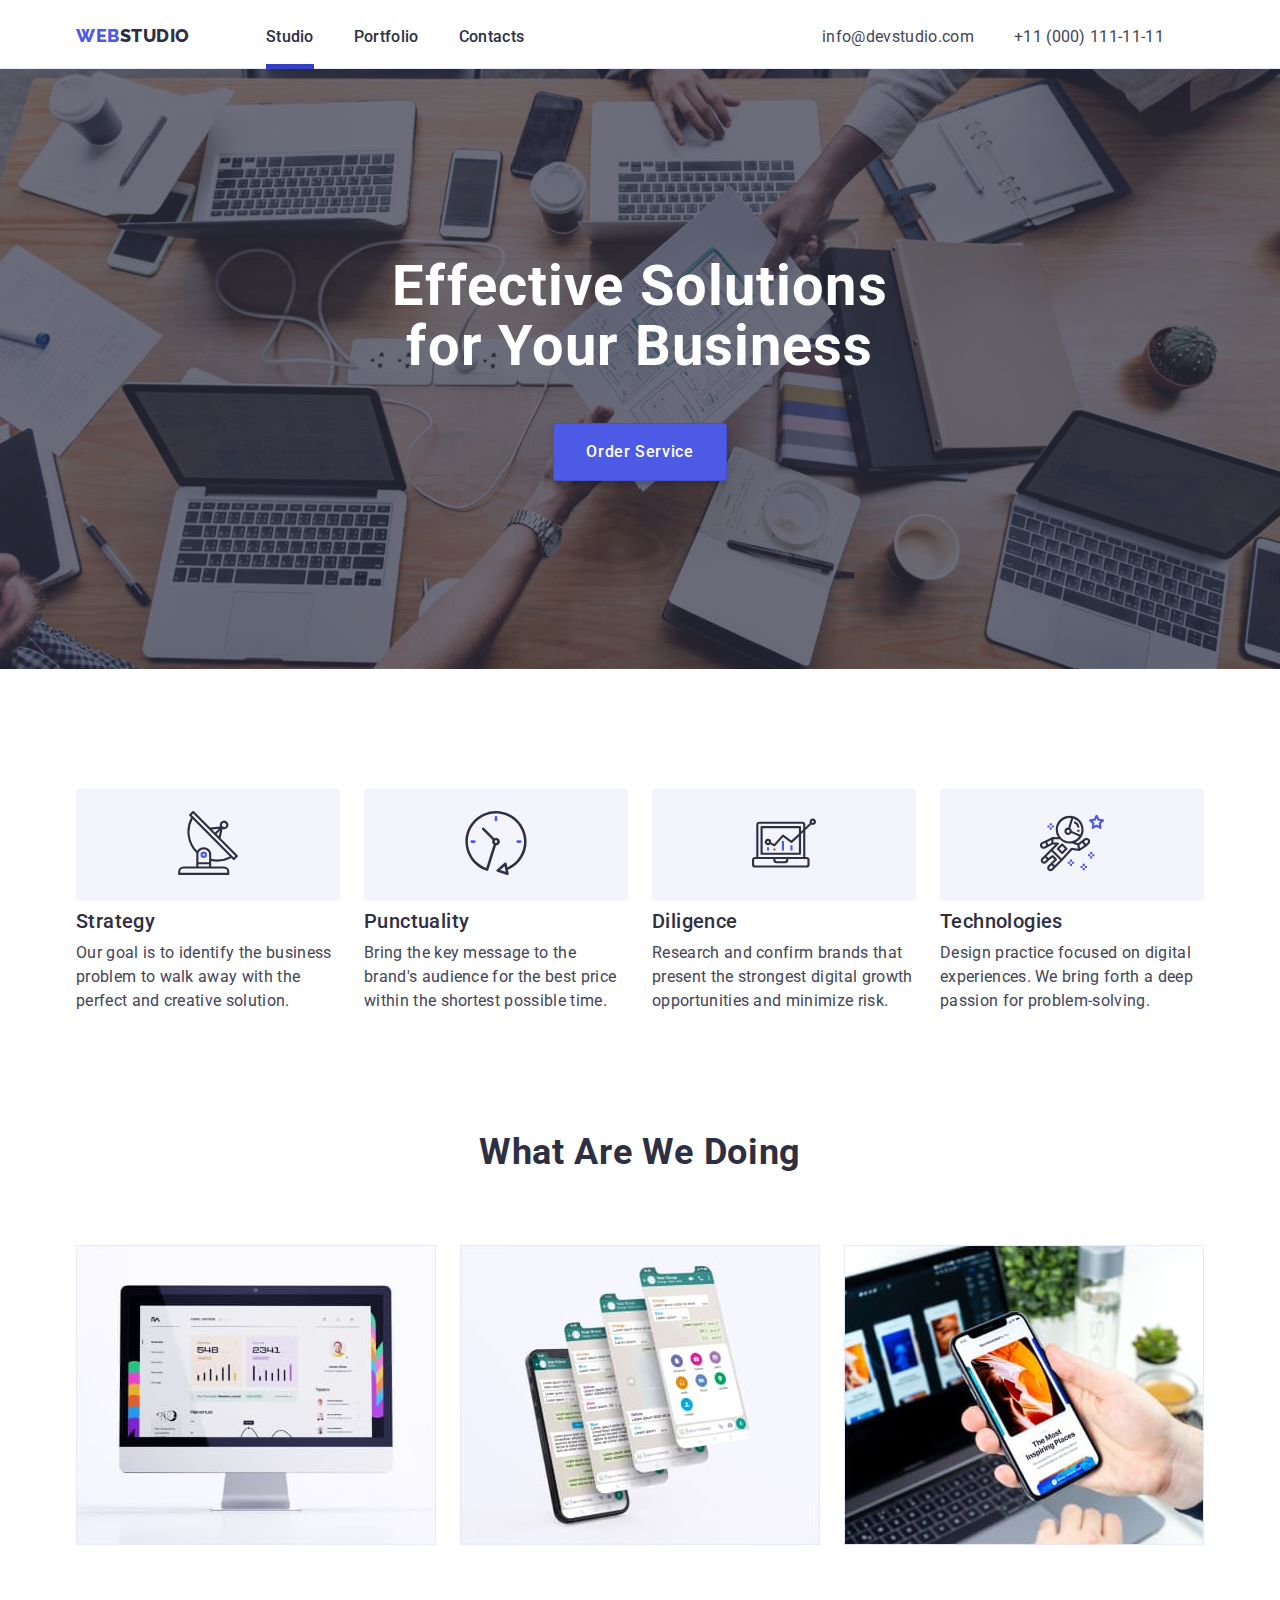
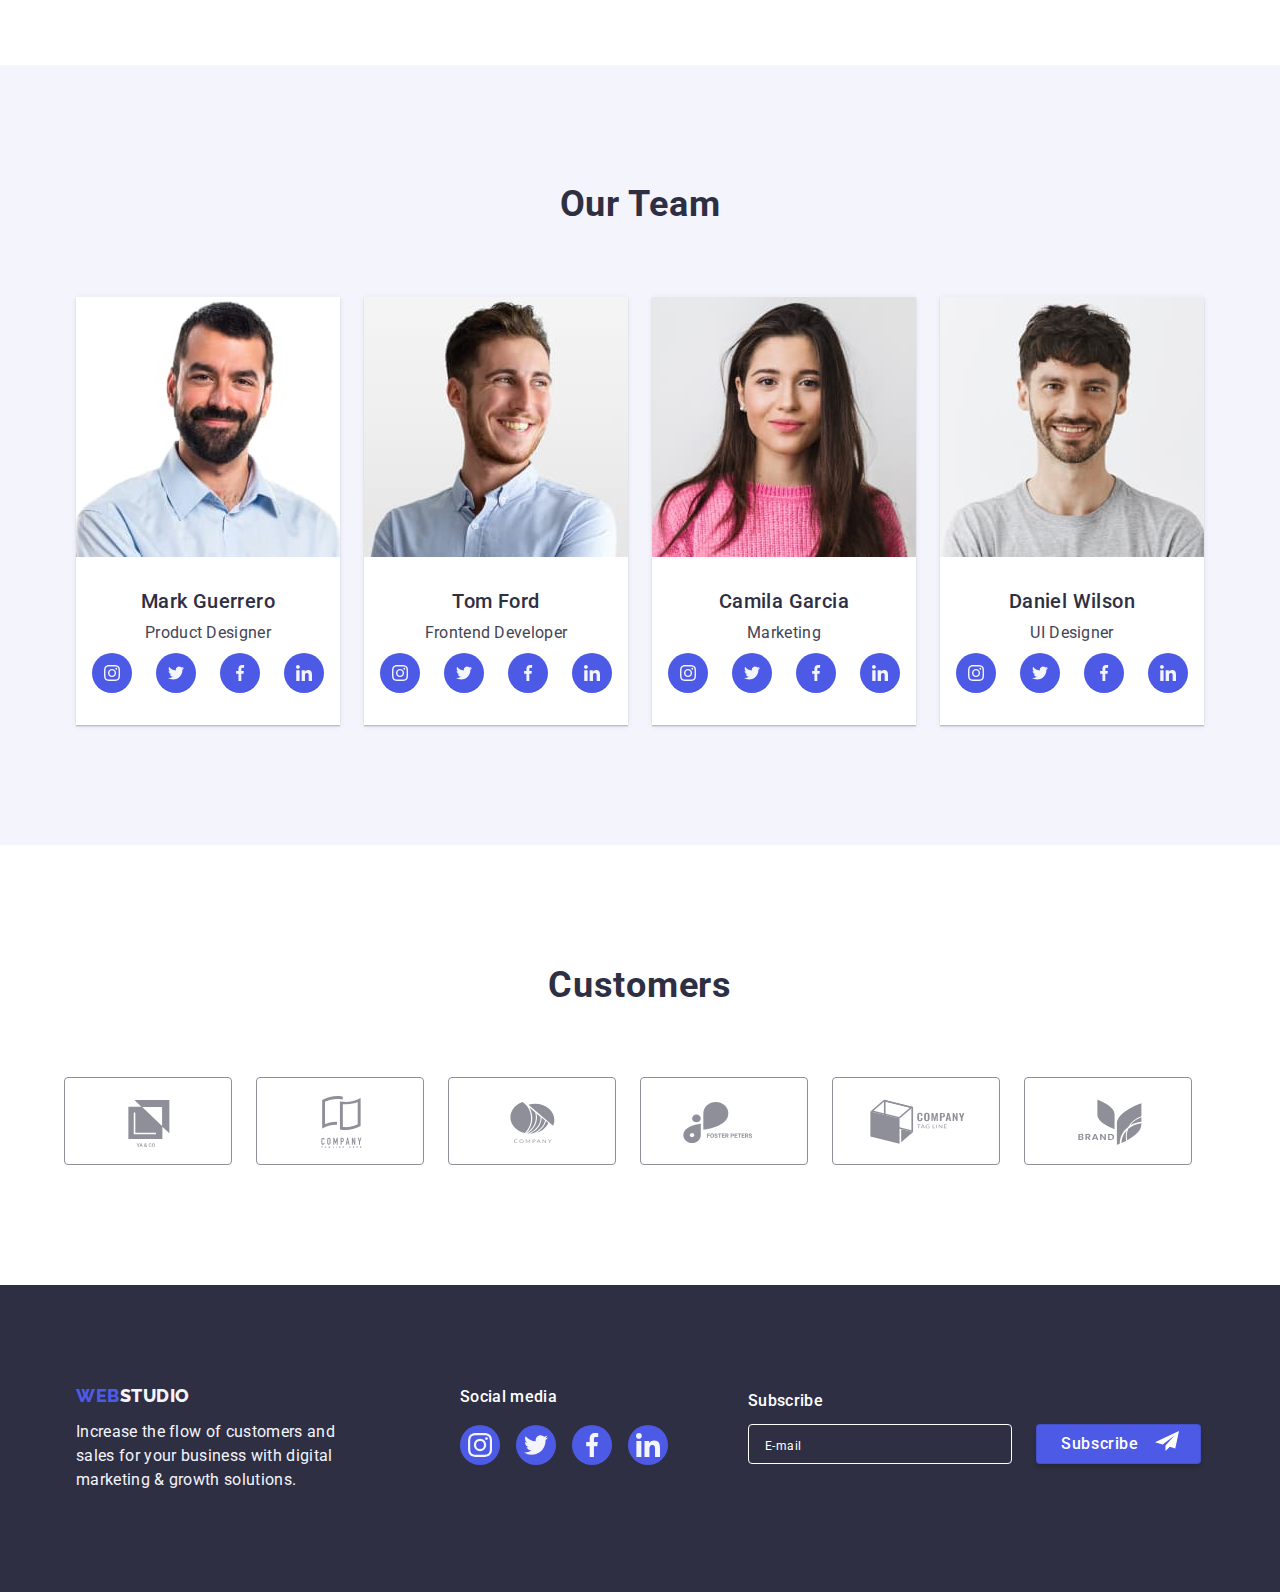
<file: index.html>
<!DOCTYPE html>
<html lang="en">
  <head>
    <meta charset="UTF-8" />
    <meta http-equiv="X-UA-Compatible" content="IE=edge" />
    <meta name="viewport" content="width=, initial-scale=1.0" />
    <title>WebStudio</title>
    <link rel="preconnect" href="https://fonts.googleapis.com" />
    <link rel="preconnect" href="https://fonts.gstatic.com" crossorigin />

    <link
      href="https://fonts.googleapis.com/css2?family=Raleway:wght@800&family=Roboto:wght@400;500;700;900&display=swap"
      rel="stylesheet"
    />

    <link
      rel="stylesheet"
      href="https://cdnjs.cloudflare.com/ajax/libs/modern-normalize/1.0.0/modern-normalize.min.css"
    />
    <link rel="stylesheet" href="./css/styles.css" />
  </head>
  <body>
    <!--header-WebStudio-start-->
    <header class="header">
      <div class="container">
        <div class="nav-wrap">
          <nav class="header-nav">
            <a href="./index.html" class="logo-title link"
              >Web<span class="logo-span">Studio</span></a
            >
            <ul class="header-list list">
              <li class="header-item link">
                <a href="./index.html" class="link-item link current">Studio</a>
              </li>
              <li class="header-item link">
                <a href="./portfolio.html" class="link-item link">Portfolio</a>
              </li>
              <li class="header-item link">
                <a href="" class="link-item link">Contacts</a>
              </li>
            </ul>
          </nav>
          <address class="header-address">
            <ul class="address-list list">
              <li class="address-item link">
                <a href="mailto:info@devstudio.com" class="link-adsress link"
                  >info@devstudio.com</a
                >
              </li>
              <li class="address-item link">
                <a href="tel:+110001111111" class="link-adsress link"
                  >+11 (000) 111-11-11</a
                >
              </li>
            </ul>
          </address>
        </div>
      </div>
    </header>
    <!--header-WebStudio-finish-->
    <main>
      <!--section-hero-start-->
      <section class="hero-section">
        <div class="container">
          <div class="hero-wrap">
            <h1 class="hero-title">Effective Solutions for Your Business</h1>
          </div>
          <div class="btn-wrap">
            <button type="button" data-modal-open class="hero-btn">
              Order Service
            </button>
          </div>
        </div>
      </section>
      <!--section-hero-finish-->

      <!--section-our-goals-start-->

      <section class="goals">
        <div class="container">
          <h2 class="goals-title" hidden>OUR GOALS</h2>
          <div class="our-wrap">
            <ul class="ours-list list">
              <li class="goals-item item">
                <div class="goals-svg-wrap">
                  <a class="svg-test" href="">
                    <svg width="64" height="64">
                      <use href="./images/icons.svg#icon-antenna"></use>
                    </svg>
                  </a>
                </div>
                <h3 class="goals-list-title title">Strategy</h3>
                <p class="goals-item-text text">
                  Our goal is to identify the business problem to walk away with
                  the perfect and creative solution.
                </p>
              </li>
              <li class="goals-item item">
                <div class="goals-svg-wrap">
                  <a class="svg-test" href="">
                    <svg width="64" height="64">
                      <use href="./images/icons.svg#icon-clock"></use>
                    </svg>
                  </a>
                </div>
                <h3 class="goals-list-title title">Punctuality</h3>
                <p class="goals-item-text text">
                  Bring the key message to the brand's audience for the best
                  price within the shortest possible time.
                </p>
              </li>
              <li class="goals-item item">
                <div class="goals-svg-wrap">
                  <a class="svg-test" href="">
                    <svg class="goals-swg" width="64" height="64">
                      <use href="./images/icons.svg#icon-diagram"></use>
                    </svg>
                  </a>
                </div>
                <h3 class="goals-list-title title">Diligence</h3>
                <p class="goals-item-text text">
                  Research and confirm brands that present the strongest digital
                  growth opportunities and minimize risk.
                </p>
              </li>
              <li class="goals-item item">
                <div class="goals-svg-wrap">
                  <a class="svg-test" href="">
                    <svg width="64" height="64">
                      <use href="./images/icons.svg#icon-astronaut"></use>
                    </svg>
                  </a>
                </div>
                <h3 class="goals-list-title title">Technologies</h3>
                <p class="goals-item-text text">
                  Design practice focused on digital experiences. We bring forth
                  a deep passion for problem-solving.
                </p>
              </li>
            </ul>
          </div>
        </div>
      </section>
      <!--section-our-goals-finish-->

      <!--section-our-worck-start-->
      <section class="worck">
        <div class="container">
          <h2 class="section-worck-title">What Are We Doing</h2>
          <ul class="img-worck list">
            <li class="worck-item item">
              <img
                src="./images/statistics.jpg"
                class="worck-img"
                alt="statistics"
                width="360"
              />
            </li>
            <li class="worck-item item">
              <img
                src="./images/informing.jpg"
                class="worck-img"
                alt="informing"
                width="360"
              />
            </li>
            <li class="worck-item item">
              <img
                src="./images/Software.jpg"
                class="worck-img"
                alt="Software"
                width="360"
              />
            </li>
          </ul>
        </div>
      </section>
      <!--section-our-worck-finish-->

      <!--section-our-experts-start-->
      <section class="team">
        <div class="container">
          <h2 class="section-team-title">Our Team</h2>
          <ul class="our-tram list">
            <li class="team-item item">
              <img
                src="./images/Mark-Guerrero.jpg"
                alt="Mark Guerrero"
                width="264"
              />
              <div class="info-wrap">
                <h3 class="team-list-title">Mark Guerrero</h3>
                <p class="team-list-text">Product Designer</p>
                <ul class="svg-link-list item">
                  <li class="social-networck-svg list">
                    <a class="social link" href=""
                      ><svg width="16" height="16">
                        <use
                          class="svg-wrap"
                          href="./images/icons.svg#icon-instagram"
                        ></use>
                      </svg>
                    </a>
                  </li>
                  <li class="social-networck-svg list">
                    <a class="social link" href=""
                      ><svg width="16" height="16">
                        <use
                          class="svg-wrap"
                          href="./images/icons.svg#icon-twitter"
                        ></use>
                      </svg>
                    </a>
                  </li>
                  <li class="social-networck-svg list">
                    <a class="social link" href=""
                      ><svg width="16" height="16">
                        <use
                          class="svg-wrap"
                          href="./images/icons.svg#icon-facebook"
                        ></use>
                      </svg>
                    </a>
                  </li>
                  <li class="social-networck-svg list">
                    <a class="social link" href=""
                      ><svg width="16" height="16">
                        <use
                          class="svg-wrap"
                          href="./images/icons.svg#icon-linkedin"
                        ></use>
                      </svg>
                    </a>
                  </li>
                </ul>
              </div>
            </li>

            <li class="team-item item">
              <img src="./images/Tom-Ford.jpg" alt="Tom Ford" width="264" />
              <div class="info-wrap">
                <h3 class="team-list-title">Tom Ford</h3>
                <p class="team-list-text">Frontend Developer</p>
                <ul class="svg-link-list item">
                  <li class="social-networck-svg list">
                    <a class="social link" href=""
                      ><svg width="16" height="16">
                        <use
                          class="svg-wrap"
                          href="./images/icons.svg#icon-instagram"
                        ></use>
                      </svg>
                    </a>
                  </li>
                  <li class="social-networck-svg list">
                    <a class="social link" href=""
                      ><svg width="16" height="16">
                        <use
                          class="svg-wrap"
                          href="./images/icons.svg#icon-twitter"
                        ></use>
                      </svg>
                    </a>
                  </li>
                  <li class="social-networck-svg list">
                    <a class="social link" href=""
                      ><svg width="16" height="16">
                        <use
                          class="svg-wrap"
                          href="./images/icons.svg#icon-facebook"
                        ></use>
                      </svg>
                    </a>
                  </li>
                  <li class="social-networck-svg list">
                    <a class="social link" href=""
                      ><svg width="16" height="16">
                        <use
                          class="svg-wrap"
                          href="./images/icons.svg#icon-linkedin"
                        ></use>
                      </svg>
                    </a>
                  </li>
                </ul>
              </div>
            </li>

            <li class="team-item item">
              <img
                src="./images/Camila-Garcia.jpg"
                alt="Camila Garcia"
                width="264"
              />
              <div class="info-wrap">
                <h3 class="team-list-title">Camila Garcia</h3>
                <p class="team-list-text">Marketing</p>
                <ul class="svg-link-list item">
                  <li class="social-networck-svg list">
                    <a class="social link" href=""
                      ><svg width="16" height="16">
                        <use
                          class="svg-wrap"
                          href="./images/icons.svg#icon-instagram"
                        ></use>
                      </svg>
                    </a>
                  </li>
                  <li class="social-networck-svg list">
                    <a class="social link" href=""
                      ><svg width="16" height="16">
                        <use
                          class="svg-wrap"
                          href="./images/icons.svg#icon-twitter"
                        ></use>
                      </svg>
                    </a>
                  </li>
                  <li class="social-networck-svg list">
                    <a class="social link" href=""
                      ><svg width="16" height="16">
                        <use
                          class="svg-wrap"
                          href="./images/icons.svg#icon-facebook"
                        ></use>
                      </svg>
                    </a>
                  </li>
                  <li class="social-networck-svg list">
                    <a class="social link" href=""
                      ><svg width="16" height="16">
                        <use
                          class="svg-wrap"
                          href="./images/icons.svg#icon-linkedin"
                        ></use>
                      </svg>
                    </a>
                  </li>
                </ul>
              </div>
            </li>

            <li class="team-item item">
              <img
                src="./images/Daniel-Wilson.jpg"
                alt="Daniel Wilson"
                width="264"
              />
              <div class="info-wrap">
                <h3 class="team-list-title">Daniel Wilson</h3>
                <p class="team-list-text">UI Designer</p>
                <ul class="svg-link-list item">
                  <li class="social-networck-svg list">
                    <a class="social link" href=""
                      ><svg width="16" height="16">
                        <use
                          class="svg-wrap"
                          href="./images/icons.svg#icon-instagram"
                        ></use>
                      </svg>
                    </a>
                  </li>
                  <li class="social-networck-svg list">
                    <a class="social link" href=""
                      ><svg width="16" height="16">
                        <use
                          class="svg-wrap"
                          href="./images/icons.svg#icon-twitter"
                        ></use>
                      </svg>
                    </a>
                  </li>
                  <li class="social-networck-svg list">
                    <a class="social link" href=""
                      ><svg width="16" height="16">
                        <use
                          class="svg-wrap"
                          href="./images/icons.svg#icon-facebook"
                        ></use>
                      </svg>
                    </a>
                  </li>
                  <li class="social-networck-svg list">
                    <a class="social link" href=""
                      ><svg width="16" height="16">
                        <use
                          class="svg-wrap"
                          href="./images/icons.svg#icon-linkedin"
                        ></use>
                      </svg>
                    </a>
                  </li>
                </ul>
              </div>
            </li>
          </ul>
        </div>
      </section>
      <!--section-Customers-Start-->
      <section class="customers">
        <div class="container">
          <h2 class="customers-title">Customers</h2>
          <ul class="customers-list list">
            <li class="customers-item item">
              <a href="" class="customers-link link">
                <svg width="104" height="56">
                  <use
                    href="./images/icons.svg#icon-Logo-a"
                    class="customers-use-svg"
                  ></use>
                </svg>
              </a>
            </li>
            <li class="customers-item item">
              <a href="" class="customers-link link">
                <svg width="104" height="56">
                  <use
                    href="./images/icons.svg#icon-Logo-b"
                    class="customers-use-svg"
                  ></use>
                </svg>
              </a>
            </li>
            <li class="customers-item item">
              <a href="" class="customers-link link">
                <svg width="104" height="56">
                  <use
                    href="./images/icons.svg#icon-Logo-c"
                    class="customers-use-svg"
                  ></use>
                </svg>
              </a>
            </li>
            <li class="customers-item item">
              <a href="" class="customers-link link">
                <svg width="104" height="56">
                  <use
                    href="./images/icons.svg#icon-Logo-d"
                    class="customers-use-svg"
                  ></use>
                </svg>
              </a>
            </li>
            <li class="customers-item item">
              <a href="" class="customers-link link">
                <svg width="104" height="56">
                  <use
                    href="./images/icons.svg#icon-Logo-f"
                    class="customers-use-svg"
                  ></use>
                </svg>
              </a>
            </li>
            <li class="customers-item item">
              <a href="" class="customers-link link">
                <svg width="104" height="56">
                  <use
                    href="./images/icons.svg#icon-Logo-e"
                    class="customers-use-svg"
                  ></use>
                </svg>
              </a>
            </li>
          </ul>
        </div>
      </section>
      <!--section-Customers-Finish-->
    </main>

    <footer class="web-footer">
      <div class="container">
        <div class="footer-wrap">
          <div class="footer-wrp-link">
            <a href="./index.html" class="logo-title-footer link"
              >Web<span class="logo-span-footer">Studio</span></a
            >
            <p class="web-footer-text">
              Increase the flow of customers and sales for your business with
              digital marketing & growth solutions.
            </p>
          </div>
          <div class="footer-link-wrap">
            <h3 class="footer-link-title">Social media</h3>
            <ul class="svg-footer-list item">
              <li class="social-networck-svg list">
                <a class="social f-social link" href=""
                  ><svg width="24" height="24">
                    <use
                      class="svg-wrap"
                      href="./images/icons.svg#icon-instagram"
                    ></use>
                  </svg>
                </a>
              </li>
              <li class="social-networck-svg list">
                <a class="social f-social link" href=""
                  ><svg width="24" height="24">
                    <use
                      class="svg-wrap"
                      href="./images/icons.svg#icon-twitter"
                    ></use>
                  </svg>
                </a>
              </li>
              <li class="social-networck-svg list">
                <a class="social f-social link" href=""
                  ><svg width="24" height="24">
                    <use
                      class="svg-wrap"
                      href="./images/icons.svg#icon-facebook"
                    ></use>
                  </svg>
                </a>
              </li>
              <li class="social-networck-svg list">
                <a class="social f-social link" href=""
                  ><svg width="24" height="24">
                    <use
                      class="svg-wrap"
                      href="./images/icons.svg#icon-linkedin"
                    ></use>
                  </svg>
                </a>
              </li>
            </ul>
          </div>
          <div class="button-wrap">
            <p class="before-button-text">Subscribe</p>

            <form class="footer-form">
              <input type="text" placeholder="E-mail" class="footer-input" />

              <button type="submit" class="footer-button">
                Subscribe
                <span
                  ><svg width="24" heidth="24px" class="svg-wrap">
                    <use href="./images/icons.svg#icon-litack"></use>
                  </svg>
                  </span>
              </button>
            </form>
          </div>
        </div>
      </div>
    </footer>

    <div class="backdrop is-hidden" data-modal>
      <div class="model">
        <button type="button" data-modal-close class="button-svg">
          <svg width="8" height="8">
            <use href="./images/icons.svg#icon-close-svg" class="x-svg"></use>
          </svg>
        </button>
        <p class="model-title">Leave your contacts and we will call you back</p>
        <form class="model-form">
          <div class="input-wrap">
            <label for="mod-input-name" class="leble-modal">Name</label>
            <div class="icon-position">
              <input
                class="modal-input"
                required
                type="text"
                id="mod-input-name"
                name="user-name"
                placeholder="*"
              />
              <svg class="input-svg" width="18" height="18">
                <use href="./images/icons.svg#icon-person-black"></use>
              </svg>
            </div>
          </div>
          <div class="input-wrap">
            <label for="mod-input-email" class="leble-modal">Phone</label>
            <div class="icon-position">
              <input
                class="modal-input"
                required
                type="text"
                id="mod-input-email"
                name="user-name"
                placeholder="*"
              />
              <svg class="input-svg" width="18" height="24">
                <use href="./images/icons.svg#icon-email-black"></use>
              </svg>
            </div>
          </div>

          <div class="input-wrap">
            <label for="mod-input-tel" class="leble-modal">Email</label>
            <div class="icon-position">
              <input
                class="modal-input"
                required
                type="text"
                id="mod-input-tel"
                name="user-name"
                placeholder="*"
              />
              <svg class="input-svg" width="18" height="24">
                <use href="./images/icons.svg#icon-phone-black"></use>
              </svg>
            </div>
          </div>
          <div class="input-wrap-area">
            <label for="mod-input-text" class="leble-modal">Comment</label>
            <textarea
              name=""
              id="mod-input-text"
              placeholder="Text input"
              class="textarea-model"
            ></textarea>
          </div>
          <div class="model-checked">
            <input
              class="input-checked visualli-hidden"
              type="checkbox"
              name="check-link"
              id="checkbox-link"
            />
            <label for="checkbox-link" class="checkbox-text">
              <span class="checkbox-span">
                <svg width="10" heidth="8px" class="span-svg">
                  <use
                    class="chekbox-use"
                    href="./images/icons.svg#icon-checkbox"
                  ></use></svg
              ></span>
              I accept the terms and conditions of the
              <a href="" class="checkbox-link-text">Privacy Policy</a></label
            >
          </div>
          <button type="submit" class="model-form-button">Send</button>
        </form>
      </div>
    </div>

    <script src="./js/modal.js"></script>
  </body>
</html>
</file>
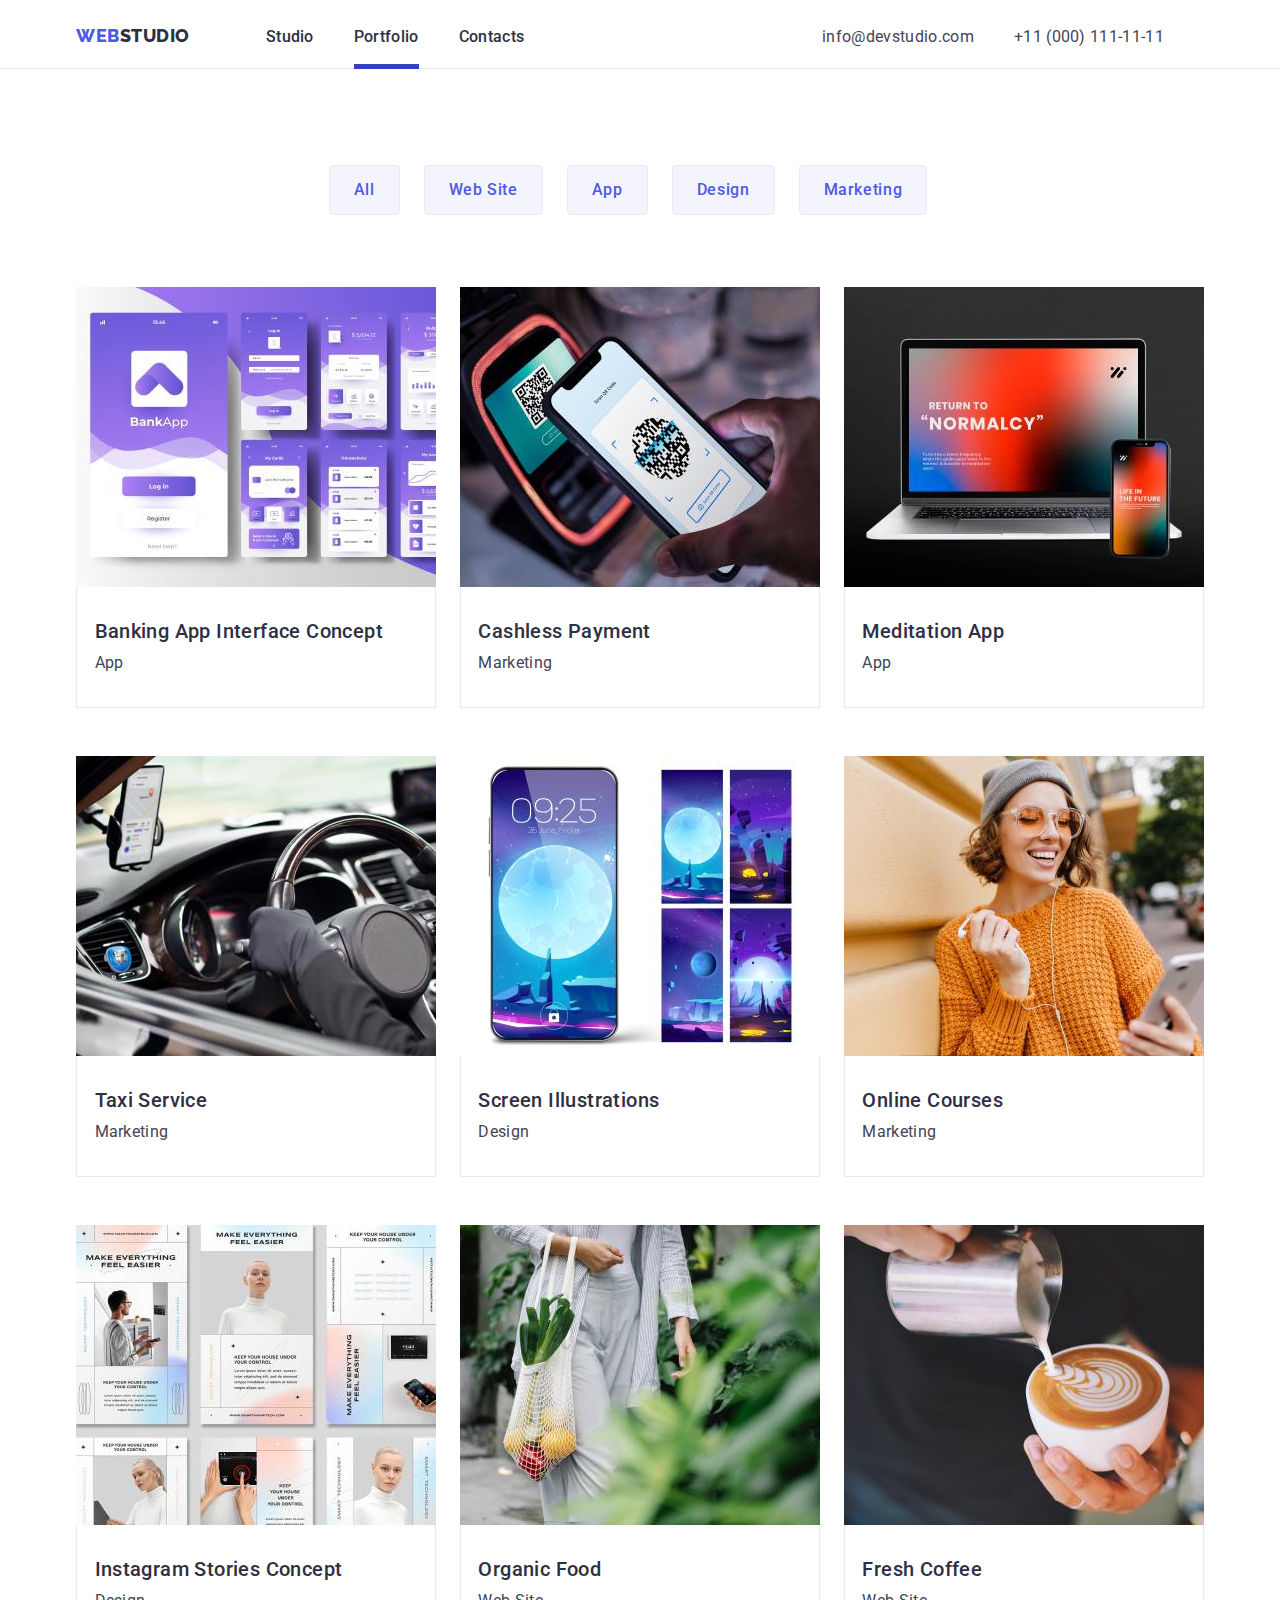
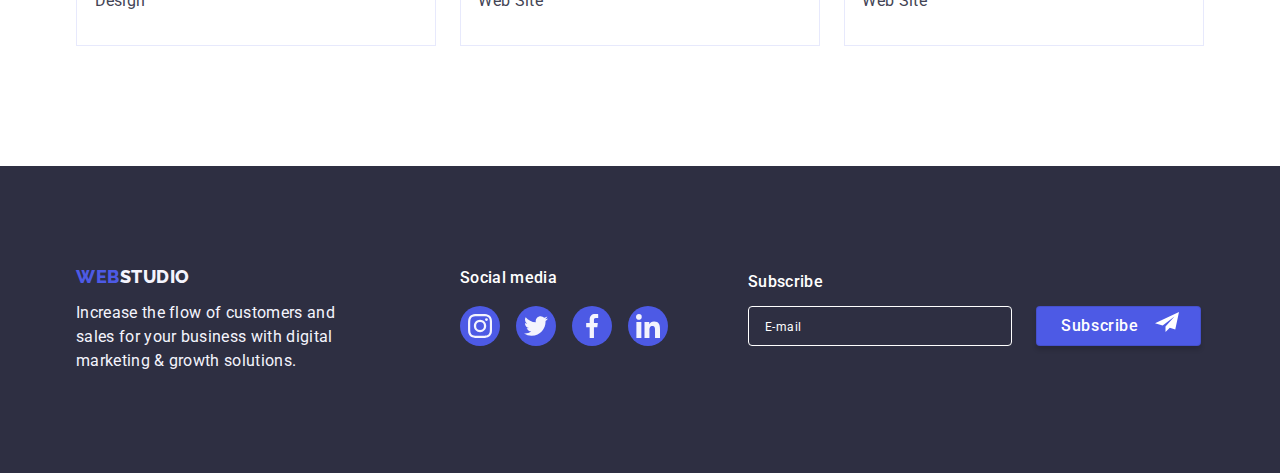
<file: portfolio.html>
<!DOCTYPE html>
<html lang="en">
  <head>
    <meta charset="UTF-8" />
    <meta http-equiv="X-UA-Compatible" content="IE=edge" />
    <meta name="viewport" content="width=device-width, initial-scale=1.0" />
    <title>Portfolio</title>
    <link rel="preconnect" href="https://fonts.googleapis.com" />
    <link rel="preconnect" href="https://fonts.gstatic.com" crossorigin />
    <link
      rel="stylesheet"
      href="https://cdnjs.cloudflare.com/ajax/libs/modern-normalize/1.0.0/modern-normalize.min.css"
    />
    <link
      href="https://fonts.googleapis.com/css2?family=Raleway:wght@800&family=Roboto:wght@400;500;700&display=swap"
      rel="stylesheet"
    />
    <link rel="stylesheet" href="./css/styles.css" />
  </head>
  <body>
    <!--PORTFOLIO-HEADER-START-->
    <header class="header">
      <div class="container">
        <div class="nav-wrap">
          <nav class="header-nav">
            <a href="./index.html" class="logo-title link"
              >Web<span class="logo-span">Studio</span></a
            >
            <ul class="header-list list">
              <li class="header-item link">
                <a href="./index.html" class="link-item link">Studio</a>
              </li>
              <li class="header-item link">
                <a
                  href="./portfolio.html"
                  class="link-item link current"
                  target="_blank"
                  rel="noopener noreferrer nofollow"
                  >Portfolio</a
                >
              </li>
              <li class="header-item link">
                <a href="" class="link-item link">Contacts</a>
              </li>
            </ul>
          </nav>
          <address class="header-address">
            <ul class="address-list list">
              <li class="address-item link">
                <a href="mailto:info@devstudio.com" class="link-adsress link"
                  >info@devstudio.com</a
                >
              </li>
              <li class="address-item link">
                <a href="tel:+110001111111" class="link-adsress link"
                  >+11 (000) 111-11-11</a
                >
              </li>
            </ul>
          </address>
        </div>
      </div>
    </header>
    <!--PORTFOLIO-HEADER-FINISH-->
    <!--PORTFOLIO-SECTION-START-->
    <main>
      <section class="portfolio">
        <div class="container">
          <h1 hidden class="portfolio-title">Portfolio</h1>
          <ul class="portfolio-list list">
            <li class="portfolio-item item">
              <button type="button" class="portfolio-btn">All</button>
            </li>
            <li class="portfolio-item item">
              <button type="button" class="portfolio-btn">Web Site</button>
            </li>
            <li class="portfolio-item item">
              <button type="button" class="portfolio-btn">App</button>
            </li>
            <li class="portfolio-item item">
              <button type="button" class="portfolio-btn">Design</button>
            </li>
            <li class="portfolio-item item">
              <button type="button" class="portfolio-btn">Marketing</button>
            </li>
          </ul>

          <ul class="img-list list">
            <li class="portfolio-item-img item">
              <a href="" class="portfolio-link link"
                ><div class="portfolio-link-wrap">
                  <img
                    src="./images/interface-concept-1.jpg"
                    alt="Cashless Payment"
                    width="360"
                  />
                  <p class="list-text-hover">
                    14 Stylish and User-Friendly App Design Concepts · Task
                    Manager App · Calorie Tracker App · Exotic Fruit Ecommerce
                    App · Cloud Storage App
                  </p>
                </div>
                <div class="portfolio-info-wrap">
                  <h2 class="img-title">Banking App Interface Concept</h2>
                  <p class="img-text">App</p>
                </div>
              </a>
            </li>

            <li class="portfolio-item-img item">
              <a href="" class="portfolio-link link"
                ><div class="portfolio-link-wrap">
                  <img
                    src="./images/cashless-2.jpg"
                    alt="Cashless Payment"
                    width="360"
                  />
                  <p class="list-text-hover">
                    14 Stylish and User-Friendly App Design Concepts · Task
                    Manager App · Calorie Tracker App · Exotic Fruit Ecommerce
                    App · Cloud Storage App
                  </p>
                </div>
                <div class="portfolio-info-wrap">
                  <h2 class="img-title">Cashless Payment</h2>
                  <p class="img-text">Marketing</p>
                </div>
              </a>
            </li>
            <li class="portfolio-item-img item">
              <a href="" class="portfolio-link link"
                ><div class="portfolio-link-wrap">
                  <img
                    src="./images/meditation-app-3.jpg"
                    alt="Meditation App"
                    width="360"
                  />
                  <p class="list-text-hover">
                    14 Stylish and User-Friendly App Design Concepts · Task
                    Manager App · Calorie Tracker App · Exotic Fruit Ecommerce
                    App · Cloud Storage App
                  </p>
                </div>
                <div class="portfolio-info-wrap">
                  <h2 class="img-title">Meditation App</h2>
                  <p class="img-text">App</p>
                </div>
              </a>
            </li>
            <li class="portfolio-item-img item">
              <a href="" class="portfolio-link link"
                ><div class="portfolio-link-wrap">
                  <img
                    src="./images/taxi-4.jpg"
                    alt="Taxi Service"
                    width="360"
                  />
                  <p class="list-text-hover">
                    14 Stylish and User-Friendly App Design Concepts · Task
                    Manager App · Calorie Tracker App · Exotic Fruit Ecommerce
                    App · Cloud Storage App
                  </p>
                </div>
                <div class="portfolio-info-wrap">
                  <h2 class="img-title">Taxi Service</h2>
                  <p class="img-text">Marketing</p>
                </div>
              </a>
            </li>
            <li class="portfolio-item-img item">
              <a href="" class="portfolio-link link"
                ><div class="portfolio-link-wrap">
                  <img
                    src="./images/illustrations-5.jpg"
                    alt="Screen Illustrations"
                    width="360"
                  />
                  <p class="list-text-hover">
                    14 Stylish and User-Friendly App Design Concepts · Task
                    Manager App · Calorie Tracker App · Exotic Fruit Ecommerce
                    App · Cloud Storage App
                  </p>
                </div>
                <div class="portfolio-info-wrap">
                  <h2 class="img-title">Screen Illustrations</h2>
                  <p class="img-text">Design</p>
                </div>
              </a>
            </li>
            <li class="portfolio-item-img item">
              <a href="" class="portfolio-link link"
                ><div class="portfolio-link-wrap">
                  <img
                    src="./images/courses-6.jpg"
                    alt="Online Courses"
                    width="360"
                  />
                  <p class="list-text-hover">
                    14 Stylish and User-Friendly App Design Concepts · Task
                    Manager App · Calorie Tracker App · Exotic Fruit Ecommerce
                    App · Cloud Storage App
                  </p>
                </div>
                <div class="portfolio-info-wrap">
                  <h2 class="img-title">Online Courses</h2>
                  <p class="img-text">Marketing</p>
                </div>
              </a>
            </li>
            <li class="portfolio-item-img item">
              <a href="" class="portfolio-link link"
                ><div class="portfolio-link-wrap">
                  <img
                    src="./images/stories-concept-7.jpg"
                    alt="Instagram Stories Concept"
                    width="360"
                  />
                  <p class="list-text-hover">
                    14 Stylish and User-Friendly App Design Concepts · Task
                    Manager App · Calorie Tracker App · Exotic Fruit Ecommerce
                    App · Cloud Storage App
                  </p>
                </div>
                <div class="portfolio-info-wrap">
                  <h2 class="img-title">Instagram Stories Concept</h2>
                  <p class="img-text">Design</p>
                </div>
              </a>
            </li>
            <li class="portfolio-item-img item">
              <a href="" class="portfolio-link link"
                ><div class="portfolio-link-wrap">
                  <img
                    src="./images/food-8.jpg"
                    alt="Organic Food"
                    width="360"
                  />
                  <p class="list-text-hover">
                    14 Stylish and User-Friendly App Design Concepts · Task
                    Manager App · Calorie Tracker App · Exotic Fruit Ecommerce
                    App · Cloud Storage App
                  </p>
                </div>
                <div class="portfolio-info-wrap">
                  <h2 class="img-title">Organic Food</h2>
                  <p class="img-text">Web Site</p>
                </div>
              </a>
            </li>
            <li class="portfolio-item-img item">
              <a href="" class="portfolio-link link"
                ><div class="portfolio-link-wrap">
                  <img
                    src="./images/coffee-9.jpg"
                    alt="Fresh Coffee"
                    width="360"
                  />
                  <p class="list-text-hover">
                    14 Stylish and User-Friendly App Design Concepts · Task
                    Manager App · Calorie Tracker App · Exotic Fruit Ecommerce
                    App · Cloud Storage App
                  </p>
                </div>
                <div class="portfolio-info-wrap">
                  <h2 class="img-title">Fresh Coffee</h2>
                  <p class="img-text">Web Site</p>
                </div>
              </a>
            </li>
          </ul>
        </div>
      </section>
      <!--PORTFOLIO-SECTION-FINISH-->
    </main>
    <!--PORTFOLIO-FOOTER-START-->
    <footer class="web-footer">
      <div class="container">
        <div class="footer-wrap">
          <div class="footer-wrp-link">
            <a href="./index.html" class="logo-title-footer link"
              >Web<span class="logo-span-footer">Studio</span></a
            >
            <p class="web-footer-text">
              Increase the flow of customers and sales for your business with
              digital marketing & growth solutions.
            </p>
          </div>
          <div class="footer-link-wrap">
            <h3 class="footer-link-title">Social media</h3>
            <ul class="svg-footer-list item">
              <li class="social-networck-svg list">
                <a class="social f-social link" href=""
                  ><svg width="24" height="24">
                    <use
                      class="svg-wrap"
                      href="./images/icons.svg#icon-instagram"
                    ></use>
                  </svg>
                </a>
              </li>
              <li class="social-networck-svg list">
                <a class="social f-social link" href=""
                  ><svg width="24" height="24">
                    <use
                      class="svg-wrap"
                      href="./images/icons.svg#icon-twitter"
                    ></use>
                  </svg>
                </a>
              </li>
              <li class="social-networck-svg list">
                <a class="social f-social link" href=""
                  ><svg width="24" height="24">
                    <use
                      class="svg-wrap"
                      href="./images/icons.svg#icon-facebook"
                    ></use>
                  </svg>
                </a>
              </li>
              <li class="social-networck-svg list">
                <a class="social f-social link" href=""
                  ><svg width="24" height="24">
                    <use
                      class="svg-wrap"
                      href="./images/icons.svg#icon-linkedin"
                    ></use>
                  </svg>
                </a>
              </li>
            </ul>
          </div>
          <div class="button-wrap">
            <p class="before-button-text">Subscribe</p>

            <form class="footer-form">
              <input type="text" placeholder="E-mail" class="footer-input" />

              <button type="submit" class="footer-button">
                Subscribe
                <span
                  ><svg width="24" heidth="24px" class="svg-wrap">
                    <use href="./images/icons.svg#icon-litack"></use>
                  </svg>
                  </span>
              </button>
            </form>
          </div>
        </div>
      </div>
    </footer>
    <!--PORTFOLIO-FOOTER-FINISH-->
  </body>
</html>
</file>
<file: css/styles.css>
:root {
  --color-logo: #4d5ae5;
  --color-text: #434455;
  --color-text-title-bng: #2e2f42;
  --color-white: #ffffff;
  --color-footer-text: #f4f4fd;
  --color-btn-bng: #404bbf;
}
/* index.html start */
body {
  background-color: var(--color-white);
  font-family: "Roboto", sans-serif;
  color: var(--color-text);
}

h1,
h2,
h3,
h4,
h5,
h6,
p,
ul {
  margin: 0;
  padding: 0;
  border: 0;
}

.visualli-hidden {
  position: absolute;
  width: 1px;
  height: 1px;
  margin: -1px;
  border: 0;
  padding: 0;
  white-space: nowrap;
  clip-path: inset(100%);
  clip: rect(0 0 0 0);
  overflow: hidden;

}
img {
  display: block;
  max-height: 100%;
  height: auto;
}

.container {
  width: 1158px;
  margin: 0 auto;
  padding-left: 15px;
  padding-right: 15px;
}

.list {
  list-style: none;
  text-decoration: none;
  font-style: normal;
}

.link {
  text-decoration: none;
  height: 19px;
}

.no-scroll {
  overflow: hidden;
}

header {
  box-sizing: border-box;
  font-style: normal;
  list-style: none;
  color: var(--color-text);
  background-color: var(--color-white);
  background: #ffffff;
  border-bottom: 1px solid #e7e9fc;
  padding-top: 24.5px;
  padding-bottom: 24.5px;
}

.header-nav {
  display: flex;
  justify-content: space-between;
}
.nav-wrap {
  display: flex;
  justify-content: space-between;
  align-items: center;
}

/* index.html LOGO */
.logo-title {
  display: inline-block;
  text-transform: uppercase;
  text-decoration: none;
  font-family: "Raleway", sans-serif;
  color: var(--color-logo);
  font-weight: 800;
  font-size: 18px;
  line-height: 1.17;
  letter-spacing: 0.03em;
  margin-right: 76px;
}

.header-list {
  display: flex;
}

.address-item {
  margin-right: 40px;
}

.link-adsress {
  text-decoration: none;
  font-weight: 400;
  font-size: 16px;
  line-height: 1.5;
  letter-spacing: 0.02em;
  color: var(--color-text);
}
.logo-span {
  color: var(--color-text-title-bng);
}

/* index.html HEADER LIST+NAV */

.link-adsress:hover,
.link-adsress:focus {
  color: #404bbf;
}
.header-address {
  text-decoration: none;
  font-style: normal;
}

.current {
  position: relative;
}

.current::after {
  content: "";
  position: absolute;
  left: 0;
  bottom: -23px;
  width: 100%;
  height: 5px;
  box-sizing: 2px;
  background-color: #3441c7;
}

.address-list {
  display: flex;
}

.link-item:active {
  color: var(--color-btn-bng);
}

.link-item:hover,
.link-item:focus {
  color: var(--color-btn-bng);
}

.link-item {
  margin-right: 40px;
  text-decoration: none;
  font-weight: 500;
  font-size: 16px;
  line-height: 1.5;
  letter-spacing: 0.02em;
  color: var(--color-text-title-bng);
}

.link-item {
  text-decoration: none;
  font-weight: 500;
  font-size: 16px;
  line-height: 1.5;
  letter-spacing: 0.02em;
  color: var(--color-text-title-bng);
}
/* index.html HERO SECTION */
.hero-section {
  width: 100%;
  max-width: 1440px;
  margin: 0 auto;
  box-sizing: border-box;
  background: #2e2f42;
  background-image: linear-gradient(
      rgba(46, 47, 66, 0.7),
      rgba(46, 47, 66, 0.7)
    ),
    url(../images/people-office.jpg);
  background-repeat: no-repeat;
  background-position: center;
  background-size: cover;

  padding-top: 188px;
  padding-bottom: 188px;
}

.hero-wrap {
  display: flex;
  justify-content: center;
}
.hero-title {
  max-width: 496px;
  font-size: 56px;
  line-height: 1.07;
  text-align: center;
  letter-spacing: 0.02em;
  color: var(--color-white);
  margin-bottom: 46px;
}

.btn-wrap {
  display: flex;
  justify-content: center;
}

.link-address {
  color: var(--color-text);
}
/* index.html HERO BUTTON */
.hero-btn:hover,
.hero-btn:focus {
  background-color: #404bbf;
  cursor: pointer;
  transition: background-color 250ms ease;
}

.hero-btn {
  background-color: var(--color-logo);
  font-family: "Roboto", sans-serif;
  font-weight: 500;
  font-size: 16px;
  line-height: 1.5;
  letter-spacing: 0.04em;
  color: var(--color-white);
  box-shadow: 0px 4px 4px rgba(0, 0, 0, 0.15);
  border-radius: 4px;
  padding: 16px 32px 16px 32px;
  border: 1px solid rgba(0, 0, 0, 0.1);
}
/* index.html SECTION GOALS*/

.item-svg {
}

.goals-svg-wrap {
  width: 264px;
  height: 112px;
  background: #f4f4fd;
  border-radius: 4px;
  display: flex;
  justify-content: center;
  align-items: center;
  margin-bottom: 8px;
}

.goals-swg {
}

.svg-list {
  display: flex;
  justify-content: center;
  gap: 10;
}

.svg-item {
  background: #f4f4fd;
  border-radius: 4px;
  width: 264px;
  height: 112px;
  margin-bottom: 8px;
  padding: 24px;
}

.goals {
  box-sizing: border-box;
  padding-top: 120px;
  padding-bottom: 120px;
}

.goals-title {
  font-weight: 500;
}

.ours-list {
  display: flex;
  margin-right: 24ox;
}

.goals-item {
  list-style: none;
  margin-right: 24px;
}

.goals-list-title {
  font-weight: 500;
  font-size: 20px;
  line-height: 1.2;
  letter-spacing: 0.02em;
  color: var(--color-text-title-bng);
  margin-bottom: 8px;
}

.goals-item-text {
  max-width: 264px;
  font-size: 16px;
  line-height: 1.5;
  letter-spacing: 0.02em;
  color: var(--color-text);

  width: 264px;
}

/* index.html SECTION WORCKS */
.worck {
  box-sizing: border-box;

  padding-bottom: 120px;
}
.section-worck-title {
  font-size: 36px;
  line-height: 1.11;
  letter-spacing: 0.02em;
  text-align: center;
  text-transform: capitalize;
  color: var(--color-text-title-bng);
  margin-bottom: 72px;
}

.img-worck {
  display: flex;
}

.worck-item {
  margin-right: 24px;
}

/* index.html SECTION TEAM */
.team {
  background-color: #f4f4fd;
  padding-top: 120px;
  padding-bottom: 120px;
}

.our-tram {
  display: flex;
}
.info-wrap {
  padding-top: 32px;
  padding-bottom: 32px;
}
.team-list-title {
  display: flex;
  justify-content: center;
  margin-bottom: 8px;
}

.team-list-text {
  display: flex;
  justify-content: center;
}
.section-team-title {
  text-transform: capitalize;
  font-size: 36px;
  line-height: 1.11;
  letter-spacing: 0.02em;
  text-align: center;
  color: var(--color-text-title-bng);
  margin-bottom: 72px;
}

.team-item {
  background-color: var(--color-white);
  margin-right: 24px;
  box-shadow: 0px 1px 6px rgba(46, 47, 66, 0.08),
    0px 1px 1px rgba(46, 47, 66, 0.16), 0px 2px 1px rgba(46, 47, 66, 0.08);
}

.team-list-title {
  font-weight: 500;
  font-size: 20px;
  line-height: 1.2;
  letter-spacing: 0.02em;
  color: var(--color-text-title-bng);
}
.team-list-text {
  font-size: 16px;
  line-height: 1.5;
  letter-spacing: 0.02em;
  color: var(--color-text);
  margin-bottom: 8px;
}

.svg-link-list {
  display: flex;
  justify-content: center;
  gap: 24px;
}
.item {
}
.social-networck-svg {
  width: 40px;
  height: 40px;
}
.list {
}
.svg-wrap {
}
.social {
  width: 100%;
  height: 100%;
  border-radius: 50%;
  background-color: #4d5ae5;
  display: inline-block;
  display: flex;
  justify-content: center;
  align-items: center;
  fill: #f4f4fd;
  transition: background-color 250ms ease;
}

.social:hover,
.social:focus {
  background-color: #3441c7;
}
.link {
}

/* section CUSTOMERS START */

.customers {
  box-sizing: border-box;
  padding-top: 120px;
  padding-bottom: 120px;
}
.customers-title {
  display: flex;
  justify-content: center;
  align-items: center;
  margin-bottom: 72px;
  font-weight: 700;
  font-size: 36px;
  line-height: 40px;
  letter-spacing: 0.02em;
  color: #2e2f42;
}
.container {
}
.title {
}
.customers-list {
  display: flex;
  justify-content: center;
  align-items: center;
}
.list {
}
.use-swg {
  fill: #4d5ae5;
  transition: fill 250ns ease;
}
.customers-item {
  margin-right: 24px;
}

.customers-link {
  border: 1px solid #8e8f99;
  border-radius: 4px;
  width: 168px;
  height: 88px;
  display: flex;
  justify-content: center;
  align-items: center;
  transition:  border-radius 250ms linear;
}

.customers-use-svg {
  transition: fill 250ms linear;
}

.customers-link:hover use,
.customers-link:focus use {
  fill: blue;
}
.customers-link:hover,
.customers-link:focus {
  border: 1px solid #3441c7;
}

.customers-use-svg {
  fill: #8e8f99;
}

.customers-use-svg:hover {
}

/* section CUSTOMERS FINISH */

.backdrop {
  position: fixed;
  top: 0;
  width: 100%;
  height: 100%;
  background-color: rgba(46, 47, 66, 0.4);
  transition: opacity 250ms linear, visibility 250ms linear;
}

.model {
  width: 408px;
  min-height: 584px;
  background-color: #fcfcfc;
  border-radius: 4px;
  position: absolute;
  top: 50%;
  left: 50%;
  transform: translate(-50%, -50%) scale(1);
  transition: transform 250ms;
  padding: 20px;
}

.button-svg {
  display: flex;
  justify-content: center;
  align-items: center;
  width: 24px;
  height: 24px;
  background-color: #e7e9fc;
  border-radius: 50%;
  border: 1px solid rgba(0, 0, 0, 0.1);
  position: absolute;
  top: 24px;
  right: 24px;
  cursor: pointer;
  transition: background-color 250ms ease;
}

.button-svg:hover, 
.button-svg:focus {
  fill: #FFFFFF;
}
.button-svg:hover, 
.button-svg:focus {
  background-color: #404BBF;
}

.is-hidden {
  opacity: 0;
  visibility: hidden;
  pointer-events: none;
}

.backdrop.is-hidden .model {
  transform: translate(-50%, -50%) scaleY(0);
}

.x-svg {
}

.model-title {
  font-weight: 500;
  font-size: 16px;
  line-height: 1.5;
  text-align: center;
  letter-spacing: 0.02em;
  color: #2E2F42;
  margin-top: 52px;
  margin-bottom: 16px;
}

.modal-input {
  width: 100%;
  height: 40px;
  border-radius: 4px;
  border: 1px solid rgba(46, 47, 66, 0.4);
  padding: 8px 0 8px 38px;
  outline: transparent;
}


.modal-input:focus {
  border-color: #4D5AE5;
}

.modal-input:focus + .input-svg {
  fill: #4d5ae5;
}

.input-wrap {
  margin-bottom: 8px;
}

.icon-position {
  position: relative;
}

.input-svg {
  position: absolute;
  left: 16px;
  top: 50%;
  transform: translateY(-50%);
}



.modal-input::placeholder {
  color: red;
}

.button-wrap {
  display: flex;
  justify-content: center;
  align-items: center;
}

.model-form-button:hover,
.model-form-button:focus {
  background-color: #404bbf;
  cursor: pointer;
  transition: background-color 250ms ease;
}

.model-form-button {
  display: block;
  margin: 0 auto;
  font-weight: 500;
  font-size: 16px;
  line-height: 1.5;
  letter-spacing: 0.04em;
  color: #FFFFFF;
  width: 169px;
  height: 56px;
  background: #4D5AE5;
  border: 1px solid rgba(0, 0, 0, 0.1); 
  box-shadow: 0px 4px 4px rgba(0, 0, 0, 0.15);
  border-radius: 4px;
  margin-bottom: 4px;
}

.leble-modal {
  display: block;
  margin-bottom: 4px;
  font-weight: 400;
  font-size: 12px;
  line-height: 1.17;
  letter-spacing: 0.04em;
  color: #8E8F99;
}

.textarea-model {
  width: 100%;
  height: 120px;
  border-radius: 4px;
  border: 1px solid rgba(46, 47, 66, 0.4);
  padding: 10px;
  outline: transparent;
  resize: none;
}

.input-wrap-area {
 
  margin-bottom: 16px;
}

.textarea-model::placeholder {
  font-weight: 400;
  font-size: 12px;
  line-height: 1.17;
  letter-spacing: 0.04em;
  color: rgba(46, 47, 66, 0.4);
}

.textarea-model:focus {
  border-color: #4D5AE5;
}

.checkbox-text {
  display: flex;
  align-items: center;
  font-weight: 400;
  font-size: 12px;
  line-height: 1.17;
  letter-spacing: 0.04em;
  color: #8E8F99;
  margin-bottom: 24px;
}

.checkbox-text span {
  display: flex;
  align-items: center;
  justify-content: center;
  width: 16px;
  height: 16px;
  border: 1px solid rgba(46, 47, 66, 0.4);
  border-radius: 2px;
  margin-right: 8px;
  fill: transparent;
}


.input-checked:checked + .checkbox-text span {
  background-color: #404BBF;
  border: none;
  fill: var(--color-white);
}

.input-checked:focus + .checkbox-text span {
  border-color: #3441c7;
}


.checkbox-link-text {
  color: #4D5AE5;
}


/* index.html FOOTER */
.web-footer {
  display: flex;
  justify-content: space-between;
  align-items: center;
  background-color: #2e2f42;
  padding-top: 100px;
  padding-bottom: 100px;
}

.f-social:hover,
.f-social:focus {
  background-color: #31d0aa;
}

.logo-title-footer {
  display: inline-block;
  text-transform: uppercase;
  text-decoration: none;
  font-family: "Raleway", sans-serif;
  color: var(--color-logo);
  font-weight: 800;
  font-size: 18px;
  line-height: 1.17;
  letter-spacing: 0.03em;
  margin-bottom: 16px;
}
.web-footer-text {
  max-width: 264px;
  font-size: 16px;
  line-height: 1.5;
  letter-spacing: 0.02em;
  color: var(--color-footer-text);
  width: 264px;
}
.footer-wrap {
  display: flex;
 
}

.footer-wrap > *:first-child {
  margin-right: 120px;
}

.footer-wrap > *:nth-child(2) {
  margin-right: 80px;
}


.logo-span-footer {
  color: var(--color-footer-text);
}

.footer-link-wrap {
  align-items: center;
}

.footer-link-title {
  display: flex;
  font-weight: 500;
  font-size: 16px;
  line-height: 1.5;
  letter-spacing: 0.02em;
  color: #ffffff;
  margin-bottom: 16px;
}

.svg-footer-list {
  display: flex;
  justify-content: center;
  gap: 16px;
}

.button-wrap {
  display: flex;
  flex-wrap: wrap;
  width: 453px;
  height: 80px;
  position: relative;
}

.before-button-text {
  position: absolute;
  left: 0;
  transform: translateY(-24px);
  font-weight: 500;
  font-size: 16px;
  line-height: 1.5;
  letter-spacing: 0.02em;
  color: #FFFFFF;
}

.footer-input:focus {
border-color: #404bbf;

}  


.footer-input {
  background-color: #2E2F42;;
  border: 1px solid var(--color-white);
  width: 264px;
  height: 40px;
  border-radius: 4px;
  padding: 8px 0 8px 16px;
  margin-right: 24px;
  color: var(--color-footer-text);
}

.footer-input::placeholder {
  font-weight: 400;
  font-size: 12px;
  line-height: 2;
  display: flex;
  align-items: center;
  letter-spacing: 0.04em;
  color: #FFFFFF;
}

.footer-button:hover,
.footer-button:focus {
  background-color: #404bbf;
  cursor: pointer;
  transition: background-color 250ms ease;
}

.footer-form {
  display: flex;
  margin-top: 39px;
}

.footer-button {
  display: flex;
  align-items: center;
  width: 165px;
  height: 40px;
  background-color: var(--color-logo);
  font-family: "Roboto", sans-serif;
  font-weight: 500;
  font-size: 16px;
  line-height: 1.5;
  letter-spacing: 0.04em;
  color: var(--color-white);
  box-shadow: 0px 4px 4px rgba(0, 0, 0, 0.15);
  border-radius: 4px;
  padding: 8px 24px 8px 24px;
  border: 1px solid rgba(0, 0, 0, 0.1);
  cursor: pointer;
}

.svg-wrap {
  max-width: 24px;
  max-height: 24px;
}

.footer-button span {
  margin-left: 16px;
  fill: #FFFFFF;
}

/* index.html finish */

/* portfolio.html start */

.portfolio {
  margin: 0 auto;
  padding-top: 96px;
  padding-bottom: 120px;
}
.portfolio-btn:hover,
.portfolio-btn:focus {
  color: var(--color-white);
  background-color: var(--color-btn-bng);
  cursor: pointer;
}

/* portfolio.html BUTTON */
.portfolio-btn {
  background-color: var(--color-footer-text);
  border: 1px solid #e7e9fc;
  border-radius: 4px;
  font-family: "Roboto", sans-serif;
  font-weight: 500;
  border: 1px solid #e7e9fc;
  font-size: 16px;
  line-height: 1.5;
  letter-spacing: 0.04em;
  color: var(--color-logo);
  padding: 12px 24px;
  transition: background-color 250ms ease, box-shadow 250ms ease-in-out;
}

.portfolio-btn:hover,
.portfolio-btn:focus {
  box-shadow: 0px 3px 1px rgba(0, 0, 0, 0.1), 0px 2px 1px rgba(0, 0, 0, 0.08),
    0px 2px 2px rgba(0, 0, 0, 0.12);
  border-radius: 4px;
}

.portfolio-list {
  display: flex;
  justify-content: center;
  margin: 0 auto;

  margin-bottom: 72px;
}

/* portfolio.html LIST */
.portfolio-item {
  margin-right: 24px;
}

.portfolio-link {
  position: relative;
  top: 0;
}
.portfolio-link-wrap:hover .list-text-hover {
  transform: translate(0);
}

.portfolio-link-wrap {
  position: relative;
  overflow: hidden;
}

.list-text-hover {
  position: absolute;
  top: 0;
  background-color: #4d5ae5;
  color: #f4f4fd;
  font-weight: 400;
  font-size: 16px;
  letter-spacing: 0.02em;
  line-height: 1.5;
  padding-top: 40px;
  padding-left: 32px;
  padding-right: 32px;
  height: 100%;
  transform: translateY(100%);
  transition: transform 250ms linear;
  overflow: auto;
}

.portfolio-info-wrap {
  padding: 32px 17.5px;
  padding-bottom: 32px;
  border: 1px solid #e7e9fc;
  border-top: none;
}
.non-margin {
}

ul.img-list.list li:nth-last-child(-n + 3) {
  margin-bottom: 0;
}

.portfolio-item-img {
  width: calc((100% - 48px) / 3);
}

.portfolio-item-img:hover,
.portfolio-item-img:focus {
  box-shadow: 0px 1px 6px rgba(46, 47, 66, 0.08),
    0px 1px 1px rgba(46, 47, 66, 0.16), 0px 2px 1px rgba(46, 47, 66, 0.08);
  transition: box-shadow 250ms ease-in-out;
}

.img-list {
  display: flex;
  flex-wrap: wrap;
  gap: 48px 24px;
}

/* portfolio.html TITLE */
.img-title {
  box-sizing: border-box;
  margin-bottom: 8px;
  font-weight: 500;
  font-size: 20px;
  line-height: 1.2;
  letter-spacing: 0.02em;
  color: var(--color-text-title-bng);
}

/* portfolio.html IMAGES */
.img-text {
  font-size: 16px;
  line-height: 1.5;
  letter-spacing: 0.02em;
  color: var(--color-text);
}

.line-title {
  background-color: var(--color-white);
  border: 1px solid #e7e9fc;
  width: 360px;
  margin-right: 0;
}
color: #4350dd;
</file>
